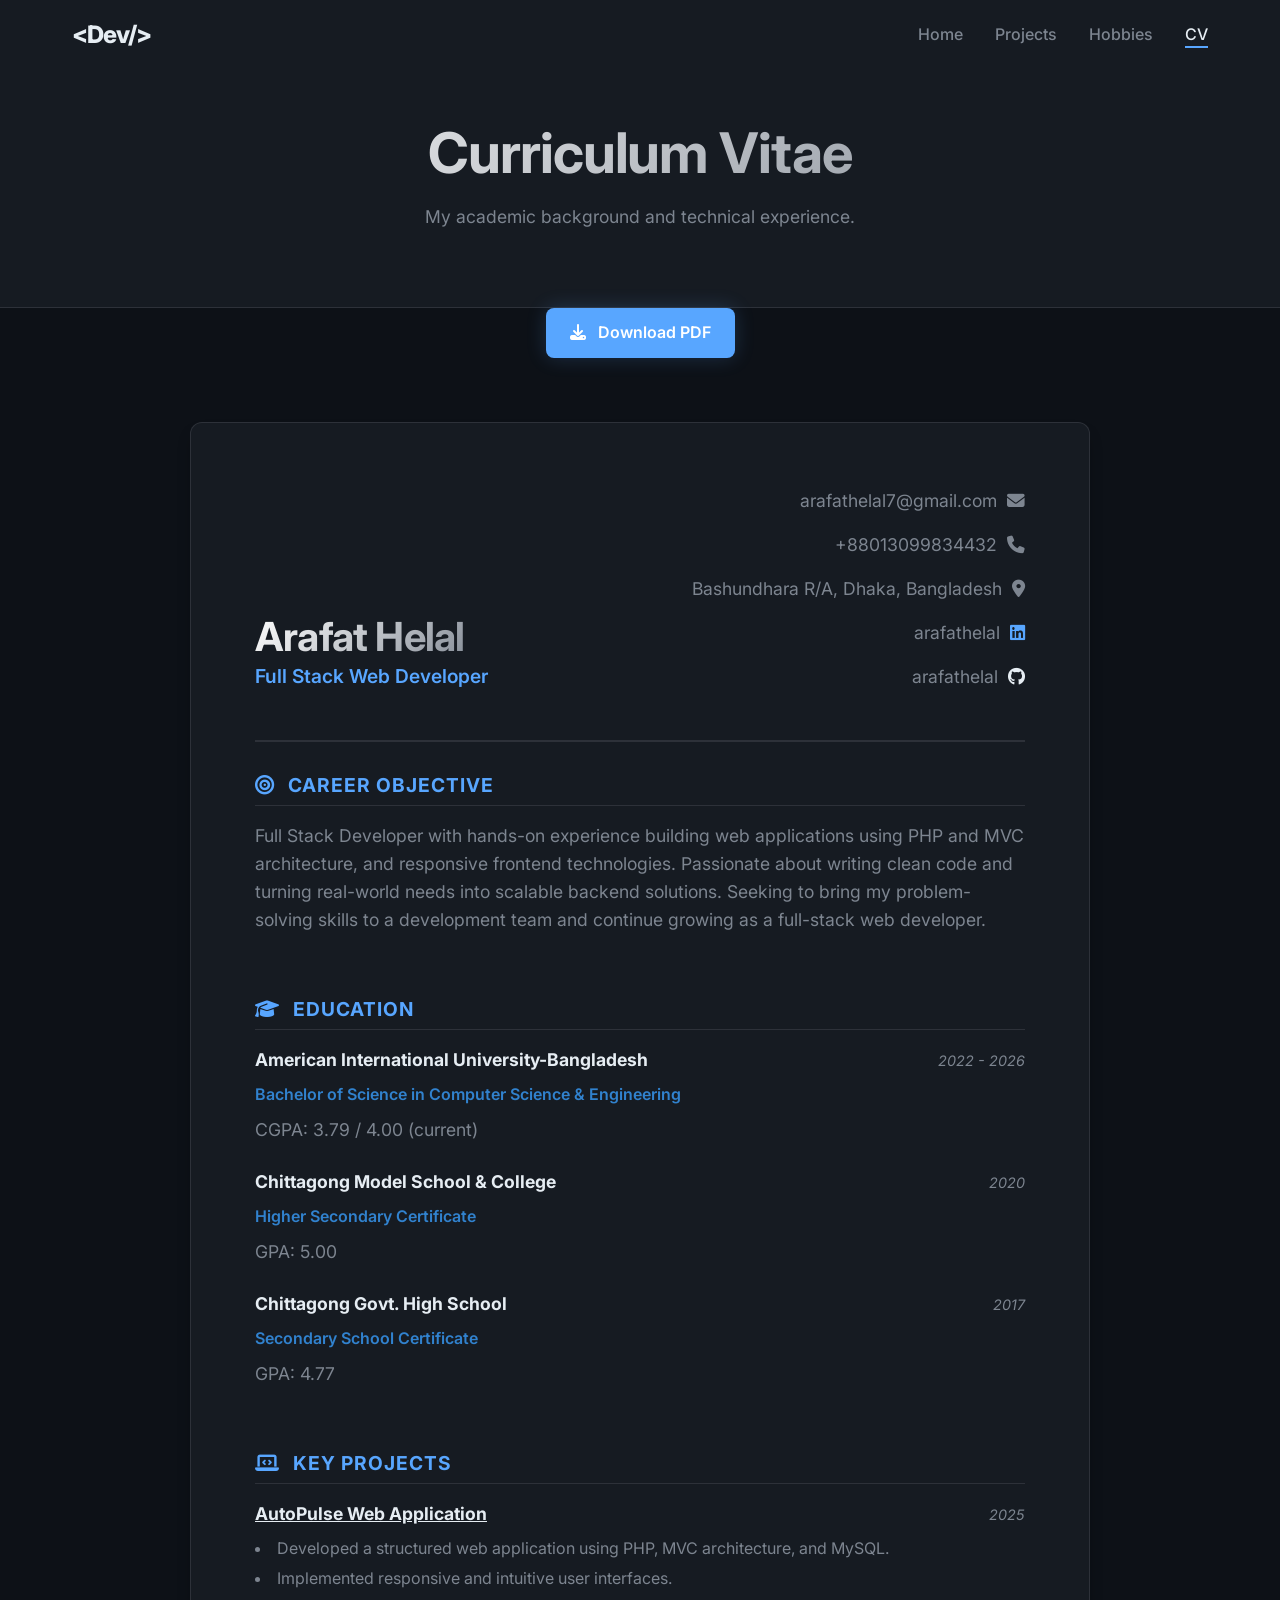
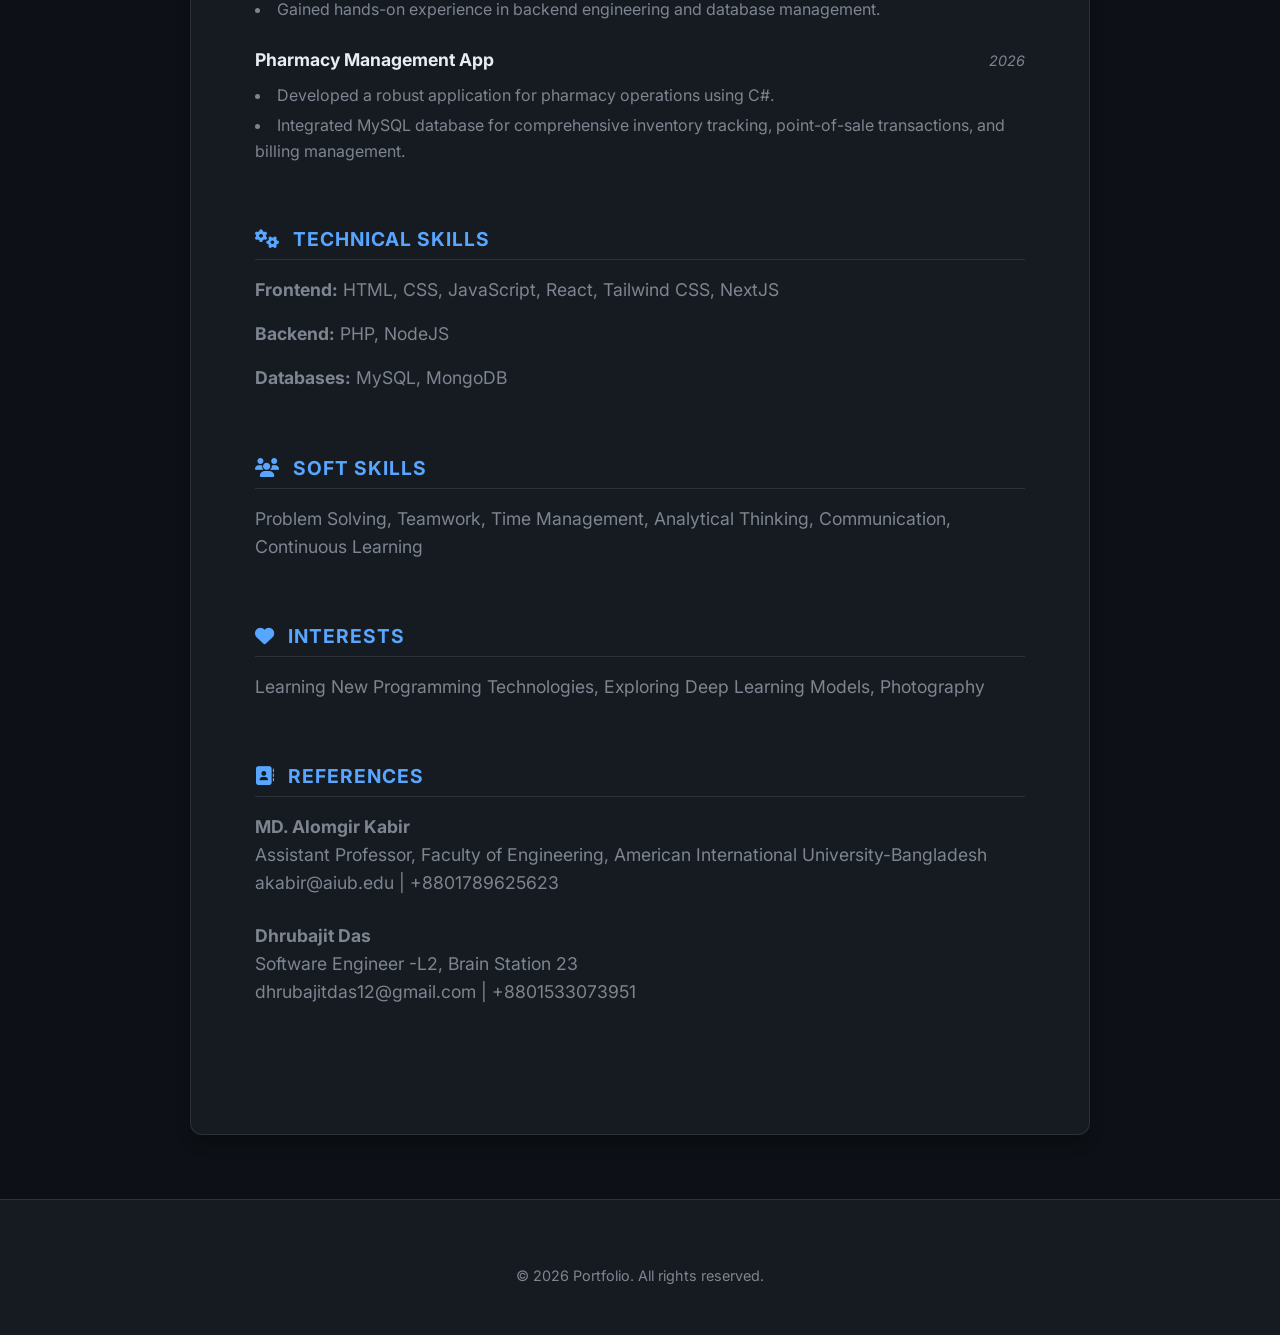
<file: cv.html>
<!DOCTYPE html>
<html lang="en">
<head>
    <meta charset="UTF-8">
    <meta name="viewport" content="width=device-width, initial-scale=1.0">
    <title>Portfolio | Curriculum Vitae</title>
    <link rel="preconnect" href="https://fonts.googleapis.com">
    <link rel="preconnect" href="https://fonts.gstatic.com" crossorigin>
    <link href="https://fonts.googleapis.com/css2?family=Inter:wght@400;500;600;700;800&family=Fira+Code&display=swap" rel="stylesheet">
    <link rel="stylesheet" href="https://cdnjs.cloudflare.com/ajax/libs/font-awesome/6.4.0/css/all.min.css">
    <link rel="stylesheet" href="style.css">
    <style>
        .cv-container {
            max-width: 900px;
            margin: var(--spacing-xl) auto;
            padding: var(--spacing-xl);
            background: var(--bg-secondary);
            border-radius: 12px;
            box-shadow: var(--shadow-md);
            border: 1px solid var(--border-color);
        }
        .cv-header {
            border-bottom: 2px solid var(--border-color);
            padding-bottom: var(--spacing-lg);
            margin-bottom: var(--spacing-lg);
            display: flex;
            justify-content: space-between;
            align-items: flex-end;
            flex-wrap: wrap;
        }
        .cv-contact {
            text-align: right;
            color: var(--text-secondary);
        }
        .cv-section {
            margin-bottom: var(--spacing-xl);
        }
        .cv-section h3 {
            color: var(--accent-color);
            text-transform: uppercase;
            letter-spacing: 1px;
            font-size: 1.2rem;
            border-bottom: 1px solid var(--border-color);
            padding-bottom: 0.5rem;
            margin-bottom: 1rem;
        }
        .cv-item {
            margin-bottom: 1.5rem;
        }
        .cv-item-header {
            display: flex;
            justify-content: space-between;
            align-items: baseline;
            margin-bottom: 0.5rem;
        }
        .cv-title {
            font-weight: 700;
            color: var(--text-primary);
            font-size: 1.1rem;
        }
        .cv-date {
            color: var(--text-secondary);
            font-style: italic;
            font-size: 0.9rem;
        }
        .cv-subtitle {
            color: var(--accent-hover);
            font-weight: 600;
            margin-bottom: 0.5rem;
        }
        .cv-list {
            list-style-position: inside;
            color: var(--text-secondary);
        }
        .cv-list li {
            margin-bottom: 0.3rem;
        }
        .download-btn {
            display: block;
            width: max-content;
            margin: 0 auto;
        }
    </style>
</head>
<body>

    <nav class="navbar">
        <div class="container nav-container">
            <a href="index.html" class="logo">&lt;Dev/&gt;</a>
            <ul class="nav-links">
                <li><a href="index.html">Home</a></li>
                <li><a href="projects.html">Projects</a></li>
                <li><a href="hobbies.html">Hobbies</a></li>
                <li><a href="cv.html" class="active">CV</a></li>
            </ul>
        </div>
    </nav>

    <header class="page-header">
        <div class="container">
            <h1>Curriculum Vitae</h1>
            <p>My academic background and technical experience.</p>
        </div>
    </header>

    <section class="container">
        
        <div style="text-align: center; margin-bottom: 2rem;">
            <a href="cv.pdf" target="_blank" class="btn btn-primary download-btn"><i class="fas fa-download" style="margin-right: 8px;"></i> Download PDF</a>
        </div>

        <div class="cv-container">
            <div class="cv-header">
                <div>
                    <h1 style="font-size: 2.5rem; margin-bottom: 0;">Arafat Helal</h1>
                    <p style="color: var(--accent-color); font-weight: 600; font-size: 1.2rem;">Full Stack Web Developer</p>
                </div>
                <div class="cv-contact">
                    <p>arafathelal7@gmail.com <i class="fas fa-envelope" style="margin-left: 5px;"></i></p>
                    <p>+88013099834432 <i class="fas fa-phone" style="margin-left: 5px;"></i></p>
                    <p>Bashundhara R/A, Dhaka, Bangladesh <i class="fas fa-map-marker-alt" style="margin-left: 5px;"></i></p>
                    <p><a href="https://www.linkedin.com/in/arafathelal/" target="_blank" style="color: inherit; text-decoration: none;">arafathelal <i class="fab fa-linkedin" style="margin-left: 5px; color: var(--accent-color);"></i></a></p>
                    <p><a href="https://github.com/arafathelal" target="_blank" style="color: inherit; text-decoration: none;">arafathelal <i class="fab fa-github" style="margin-left: 5px; color: var(--text-primary);"></i></a></p>
                </div>
            </div>

            <div class="cv-section">
                <h3><i class="fas fa-bullseye" style="margin-right: 8px;"></i> Career Objective</h3>
                <p>Full Stack Developer with hands-on experience building web applications using PHP and MVC architecture, and responsive frontend technologies. Passionate about writing clean code and turning real-world needs into scalable backend solutions. Seeking to bring my problem-solving skills to a development team and continue growing as a full-stack web developer.</p>
            </div>

            <div class="cv-section">
                <h3><i class="fas fa-graduation-cap" style="margin-right: 8px;"></i> Education</h3>
                <div class="cv-item">
                    <div class="cv-item-header">
                        <span class="cv-title">American International University-Bangladesh</span>
                        <span class="cv-date">2022 - 2026</span>
                    </div>
                    <div class="cv-subtitle">Bachelor of Science in Computer Science & Engineering</div>
                    <p>CGPA: 3.79 / 4.00 (current)</p>
                </div>
                <div class="cv-item">
                    <div class="cv-item-header">
                        <span class="cv-title">Chittagong Model School & College</span>
                        <span class="cv-date">2020</span>
                    </div>
                    <div class="cv-subtitle">Higher Secondary Certificate</div>
                    <p>GPA: 5.00</p>
                </div>
                <div class="cv-item">
                    <div class="cv-item-header">
                        <span class="cv-title">Chittagong Govt. High School</span>
                        <span class="cv-date">2017</span>
                    </div>
                    <div class="cv-subtitle">Secondary School Certificate</div>
                    <p>GPA: 4.77</p>
                </div>
            </div>

            <div class="cv-section">
                <h3><i class="fas fa-laptop-code" style="margin-right: 8px;"></i> Key Projects</h3>
                <div class="cv-item">
                    <div class="cv-item-header">
                        <span class="cv-title"><a href="https://autopulse.page.gd/Guest/public/index.php" target="_blank" style="color: inherit; text-decoration: underline;">AutoPulse Web Application</a></span>
                        <span class="cv-date">2025</span>
                    </div>
                    <ul class="cv-list">
                        <li>Developed a structured web application using PHP, MVC architecture, and MySQL.</li>
                        <li>Implemented responsive and intuitive user interfaces.</li>
                        <li>Gained hands-on experience in backend engineering and database management.</li>
                    </ul>
                </div>
                <div class="cv-item">
                    <div class="cv-item-header">
                        <span class="cv-title">Pharmacy Management App</span>
                        <span class="cv-date">2026</span>
                    </div>
                    <ul class="cv-list">
                        <li>Developed a robust application for pharmacy operations using C#.</li>
                        <li>Integrated MySQL database for comprehensive inventory tracking, point-of-sale transactions, and billing management.</li>
                    </ul>
                </div>
            </div>

            <div class="cv-section">
                <h3><i class="fas fa-cogs" style="margin-right: 8px;"></i> Technical Skills</h3>
                <div class="cv-item">
                    <p><strong>Frontend:</strong> HTML, CSS, JavaScript, React, Tailwind CSS, NextJS</p>
                    <p><strong>Backend:</strong> PHP, NodeJS</p>
                    <p><strong>Databases:</strong> MySQL, MongoDB</p>
                </div>
            </div>

            <div class="cv-section">
                <h3><i class="fas fa-users" style="margin-right: 8px;"></i> Soft Skills</h3>
                <div class="cv-item">
                    <p>Problem Solving, Teamwork, Time Management, Analytical Thinking, Communication, Continuous Learning</p>
                </div>
            </div>

            <div class="cv-section">
                <h3><i class="fas fa-heart" style="margin-right: 8px;"></i> Interests</h3>
                <div class="cv-item">
                    <p>Learning New Programming Technologies, Exploring Deep Learning Models, Photography</p>
                </div>
            </div>
            
            <div class="cv-section">
                <h3><i class="fas fa-address-book" style="margin-right: 8px;"></i> References</h3>
                <div class="cv-item">
                    <p><strong>MD. Alomgir Kabir</strong><br>
                    Assistant Professor, Faculty of Engineering, American International University-Bangladesh<br>
                    akabir@aiub.edu | +8801789625623</p>
                </div>
                <div class="cv-item">
                    <p><strong>Dhrubajit Das</strong><br>
                    Software Engineer -L2, Brain Station 23<br>
                    dhrubajitdas12@gmail.com | +8801533073951</p>
                </div>
            </div>

        </div>
    </section>

    <footer>
        <div class="container footer-content">
            <p class="footer-text">&copy; 2026 Portfolio. All rights reserved.</p>
        </div>
    </footer>

    <script src="script.js"></script>
</body>
</html>
</file>
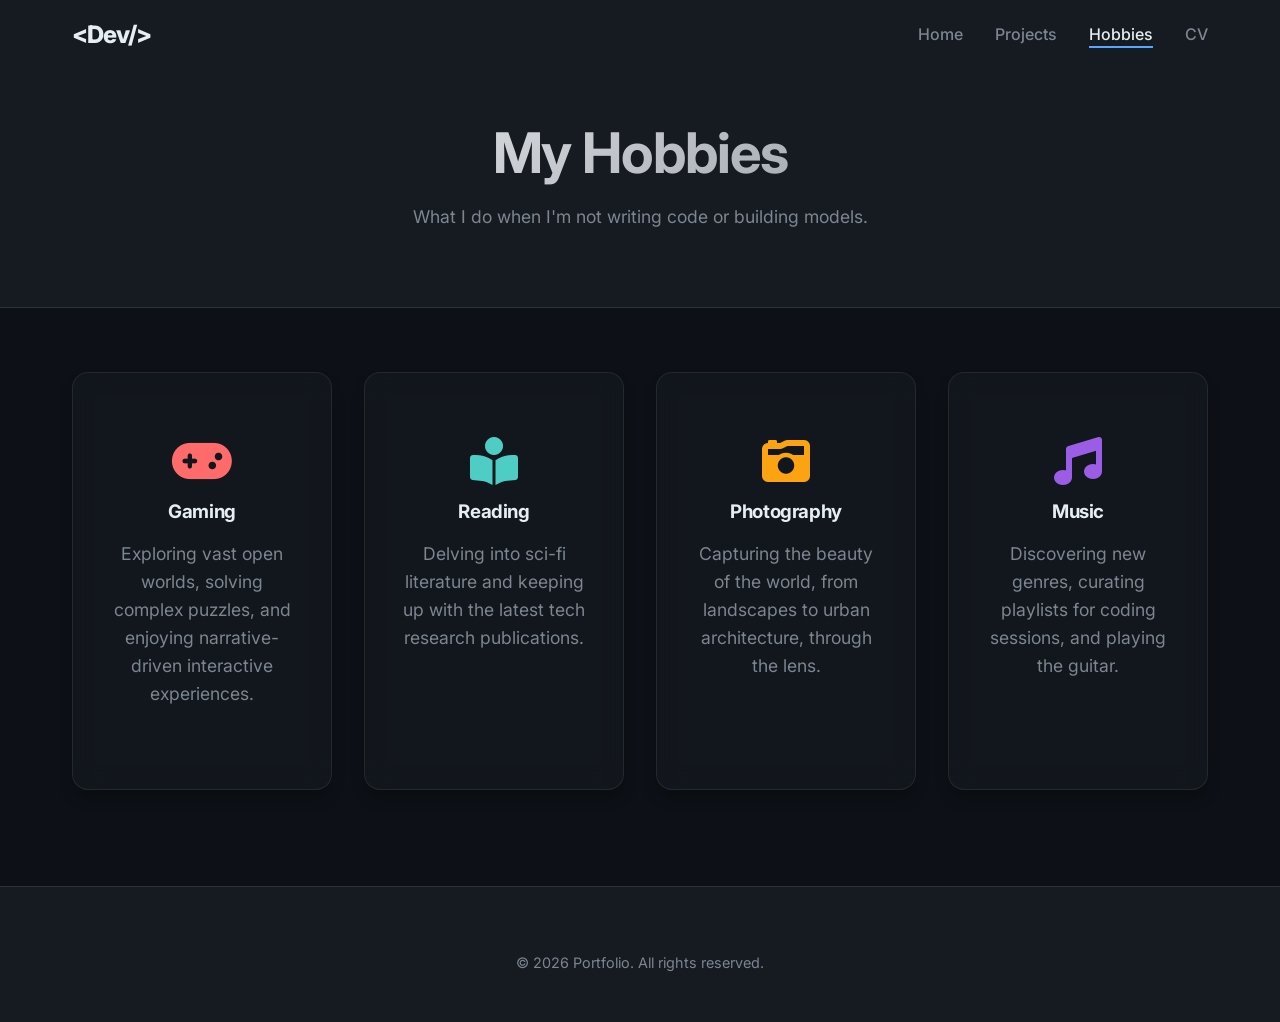
<file: hobbies.html>
<!DOCTYPE html>
<html lang="en">
<head>
    <meta charset="UTF-8">
    <meta name="viewport" content="width=device-width, initial-scale=1.0">
    <title>Portfolio | Hobbies</title>
    <link rel="preconnect" href="https://fonts.googleapis.com">
    <link rel="preconnect" href="https://fonts.gstatic.com" crossorigin>
    <link href="https://fonts.googleapis.com/css2?family=Inter:wght@400;500;600;700;800&family=Fira+Code&display=swap" rel="stylesheet">
    <link rel="stylesheet" href="https://cdnjs.cloudflare.com/ajax/libs/font-awesome/6.4.0/css/all.min.css">
    <link rel="stylesheet" href="style.css">
    <style>
        .hobbies-grid {
            display: grid;
            grid-template-columns: repeat(auto-fit, minmax(250px, 1fr));
            gap: var(--spacing-lg);
            margin-top: var(--spacing-xl);
        }
        .hobby-card {
            text-align: center;
            padding: var(--spacing-xl) var(--spacing-lg);
        }
        .hobby-icon {
            font-size: 3rem;
            color: var(--accent-hover);
            margin-bottom: var(--spacing-md);
            transition: transform var(--transition-normal);
        }
        .hobby-card:hover .hobby-icon {
            transform: scale(1.1) rotate(5deg);
        }
    </style>
</head>
<body>

    <nav class="navbar">
        <div class="container nav-container">
            <a href="index.html" class="logo">&lt;Dev/&gt;</a>
            <ul class="nav-links">
                <li><a href="index.html">Home</a></li>
                <li><a href="projects.html">Projects</a></li>
                <li><a href="hobbies.html" class="active">Hobbies</a></li>
                <li><a href="cv.html">CV</a></li>
            </ul>
        </div>
    </nav>

    <header class="page-header">
        <div class="container">
            <h1>My Hobbies</h1>
            <p>What I do when I'm not writing code or building models.</p>
        </div>
    </header>

    <section class="container" style="min-height: 50vh;">
        <div class="hobbies-grid">
            
            <div class="hobby-card glass-panel">
                <i class="fas fa-gamepad hobby-icon" style="color: #ff6b6b;"></i>
                <h3>Gaming</h3>
                <p>Exploring vast open worlds, solving complex puzzles, and enjoying narrative-driven interactive experiences.</p>
            </div>

            <div class="hobby-card glass-panel">
                <i class="fas fa-book-reader hobby-icon" style="color: #4ecdc4;"></i>
                <h3>Reading</h3>
                <p>Delving into sci-fi literature and keeping up with the latest tech research publications.</p>
            </div>

            <a href="photography.html" style="text-decoration: none; color: inherit; display: block;">
                <div class="hobby-card glass-panel" style="height: 100%;">
                    <i class="fas fa-camera-retro hobby-icon" style="color: #fca311;"></i>
                    <h3>Photography</h3>
                    <p>Capturing the beauty of the world, from landscapes to urban architecture, through the lens.</p>
                </div>
            </a>

            <div class="hobby-card glass-panel">
                <i class="fas fa-music hobby-icon" style="color: #9b5de5;"></i>
                <h3>Music</h3>
                <p>Discovering new genres, curating playlists for coding sessions, and playing the guitar.</p>
            </div>

        </div>
    </section>

    <footer>
        <div class="container footer-content">
            <p class="footer-text">&copy; 2026 Portfolio. All rights reserved.</p>
        </div>
    </footer>

    <script src="script.js"></script>
</body>
</html>
</file>
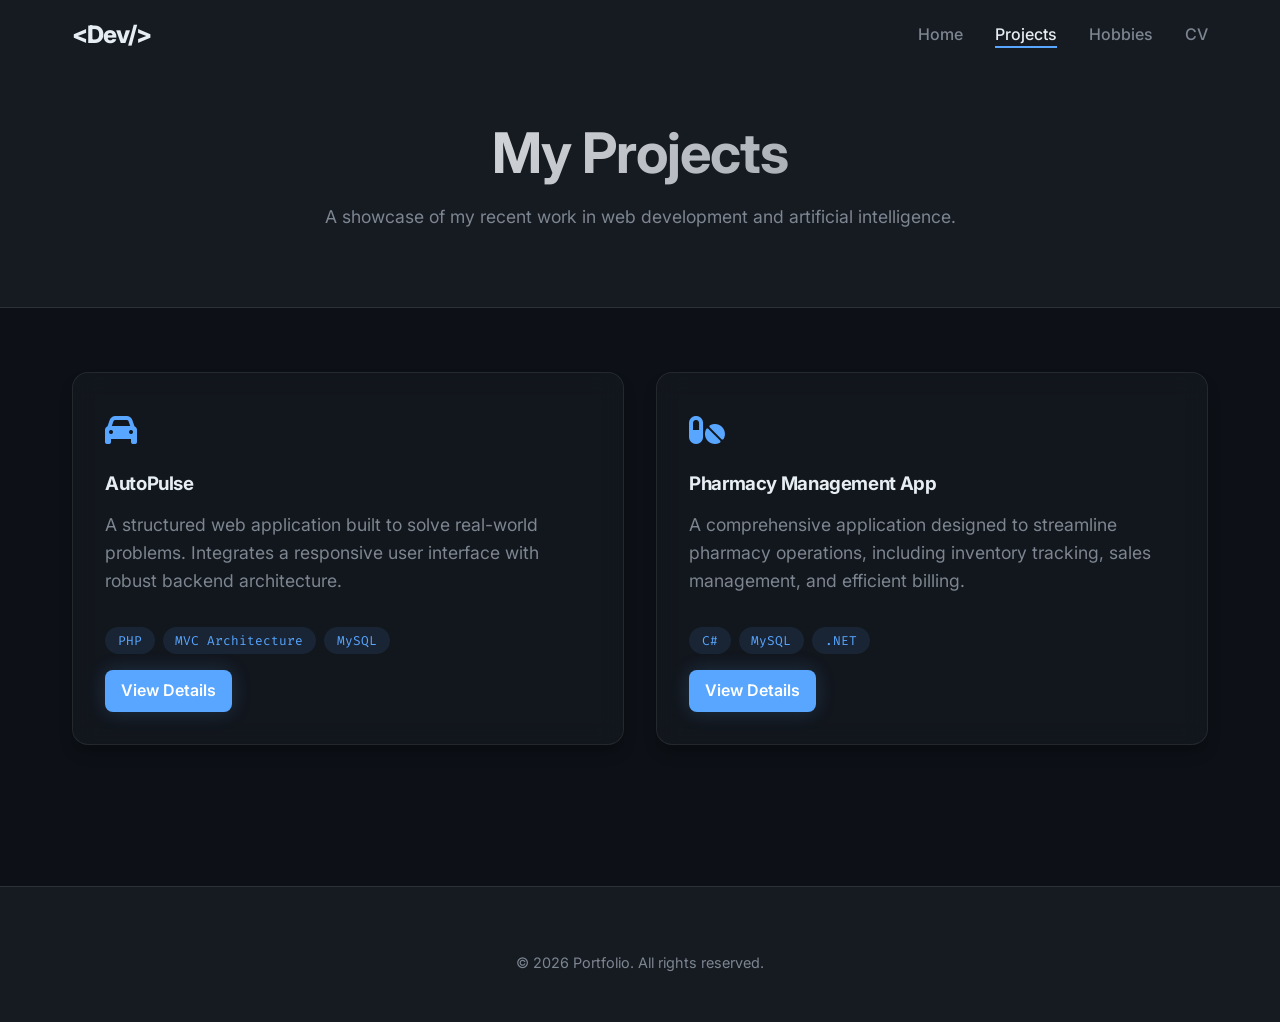
<file: projects.html>
<!DOCTYPE html>
<html lang="en">
<head>
    <meta charset="UTF-8">
    <meta name="viewport" content="width=device-width, initial-scale=1.0">
    <title>Portfolio | Projects</title>
    <link rel="preconnect" href="https://fonts.googleapis.com">
    <link rel="preconnect" href="https://fonts.gstatic.com" crossorigin>
    <link href="https://fonts.googleapis.com/css2?family=Inter:wght@400;500;600;700;800&family=Fira+Code&display=swap" rel="stylesheet">
    <link rel="stylesheet" href="https://cdnjs.cloudflare.com/ajax/libs/font-awesome/6.4.0/css/all.min.css">
    <link rel="stylesheet" href="style.css">
    <style>
        .projects-grid {
            display: grid;
            grid-template-columns: repeat(auto-fit, minmax(300px, 1fr));
            gap: var(--spacing-lg);
            margin-top: var(--spacing-xl);
        }
        .project-card {
            display: flex;
            flex-direction: column;
            padding: var(--spacing-lg);
            transition: transform var(--transition-normal);
        }
        .project-card:hover {
            transform: translateY(-5px);
            border-color: var(--accent-color);
        }
        .project-card h3 {
            color: var(--text-primary);
            margin-top: var(--spacing-md);
        }
        .project-tech {
            margin-top: auto;
            display: flex;
            gap: 0.5rem;
            flex-wrap: wrap;
            padding-top: var(--spacing-md);
        }
        .tech-tag {
            font-size: 0.8rem;
            padding: 0.2rem 0.8rem;
            background: rgba(88, 166, 255, 0.1);
            color: var(--accent-color);
            border-radius: 20px;
            font-family: var(--font-mono);
        }
    </style>
</head>
<body>

    <nav class="navbar">
        <div class="container nav-container">
            <a href="index.html" class="logo">&lt;Dev/&gt;</a>
            <ul class="nav-links">
                <li><a href="index.html">Home</a></li>
                <li><a href="projects.html" class="active">Projects</a></li>
                <li><a href="hobbies.html">Hobbies</a></li>
                <li><a href="cv.html">CV</a></li>
            </ul>
        </div>
    </nav>

    <header class="page-header">
        <div class="container">
            <h1>My Projects</h1>
            <p>A showcase of my recent work in web development and artificial intelligence.</p>
        </div>
    </header>

    <section class="container" style="min-height: 50vh;">
        <div class="projects-grid">
            
            <div class="project-card glass-panel">
                <div style="font-size: 2rem; color: var(--accent-color);"><i class="fas fa-car"></i></div>
                <h3>AutoPulse</h3>
                <p>A structured web application built to solve real-world problems. Integrates a responsive user interface with robust backend architecture.</p>
                <div class="project-tech">
                    <span class="tech-tag">PHP</span>
                    <span class="tech-tag">MVC Architecture</span>
                    <span class="tech-tag">MySQL</span>
                </div>
                <a href="https://autopulse.page.gd/Guest/public/index.php" target="_blank" class="btn btn-primary" style="margin-top: 1rem; padding: 0.5rem 1rem; width: max-content;">View Details</a>
            </div>
            <div class="project-card glass-panel">
                <div style="font-size: 2rem; color: var(--accent-color);"><i class="fas fa-pills"></i></div>
                <h3>Pharmacy Management App</h3>
                <p>A comprehensive application designed to streamline pharmacy operations, including inventory tracking, sales management, and efficient billing.</p>
                <div class="project-tech">
                    <span class="tech-tag">C#</span>
                    <span class="tech-tag">MySQL</span>
                    <span class="tech-tag">.NET</span>
                </div>
                <a href="#" class="btn btn-primary" style="margin-top: 1rem; padding: 0.5rem 1rem; width: max-content;">View Details</a>
            </div>

        </div>
    </section>

    <footer>
        <div class="container footer-content">
            <p class="footer-text">&copy; 2026 Portfolio. All rights reserved.</p>
        </div>
    </footer>

    <script src="script.js"></script>
</body>
</html>
</file>
<file: style.css>
:root {
  /* Color Palette - Premium Dark Theme */
  --bg-color: #0d1117;
  --bg-secondary: #161b22;
  --text-primary: #e6edf3;
  --text-secondary: #7d8590;
  --accent-color: #58a6ff;
  --accent-hover: #3182ce;
  --border-color: rgba(240, 246, 252, 0.1);
  --glass-bg: rgba(22, 27, 34, 0.6);
  --glass-border: rgba(255, 255, 255, 0.08);

  /* Typography */
  --font-sans: 'Inter', -apple-system, BlinkMacSystemFont, 'Segoe UI', Roboto, Oxygen, Ubuntu, Cantarell, 'Open Sans', 'Helvetica Neue', sans-serif;
  --font-mono: 'Fira Code', ui-monospace, SFMono-Regular, Menlo, Monaco, Consolas, 'Liberation Mono', 'Courier New', monospace;

  /* Spacing */
  --spacing-sm: 0.5rem;
  --spacing-md: 1rem;
  --spacing-lg: 2rem;
  --spacing-xl: 4rem;
  
  /* Transitions & Shadows */
  --transition-fast: 0.2s ease;
  --transition-normal: 0.3s ease;
  --shadow-sm: 0 4px 6px rgba(0,0,0,0.1);
  --shadow-md: 0 10px 15px -3px rgba(0,0,0,0.3);
  --shadow-glow: 0 0 20px rgba(88, 166, 255, 0.2);
}

* {
  box-sizing: border-box;
  margin: 0;
  padding: 0;
}

html {
  scroll-behavior: smooth;
}

body {
  font-family: var(--font-sans);
  background-color: var(--bg-color);
  color: var(--text-primary);
  line-height: 1.6;
  overflow-x: hidden;
}

/* Glassmorphism Utilities */
.glass-panel {
  background: var(--glass-bg);
  backdrop-filter: blur(12px);
  -webkit-backdrop-filter: blur(12px);
  border: 1px solid var(--glass-border);
  border-radius: 16px;
  box-shadow: var(--shadow-md);
}

/* Typography basics */
h1, h2, h3, h4 {
  font-weight: 700;
  line-height: 1.2;
  margin-bottom: var(--spacing-md);
  letter-spacing: -0.02em;
}

h1 { font-size: 3.5rem; background: linear-gradient(135deg, #fff, var(--text-secondary)); -webkit-background-clip: text; -webkit-text-fill-color: transparent; }
h2 { font-size: 2.5rem; color: var(--text-primary); }
p { margin-bottom: var(--spacing-md); color: var(--text-secondary); font-size: 1.1rem; }
a { color: var(--accent-color); text-decoration: none; transition: color var(--transition-fast); }
a:hover { color: var(--accent-hover); }

/* Buttons */
.btn {
  display: inline-flex;
  align-items: center;
  justify-content: center;
  padding: 0.75rem 1.5rem;
  border-radius: 8px;
  font-weight: 600;
  transition: all var(--transition-fast);
  cursor: pointer;
  border: none;
  font-family: var(--font-sans);
}

.btn-primary {
  background-color: var(--accent-color);
  color: #fff;
  box-shadow: var(--shadow-glow);
}
.btn-primary:hover {
  background-color: var(--accent-hover);
  transform: translateY(-2px);
  box-shadow: 0 0 25px rgba(88, 166, 255, 0.4);
}

/* Base Layout Container */
.container {
  max-width: 1200px;
  margin: 0 auto;
  padding: 0 var(--spacing-lg);
}

section {
  padding: var(--spacing-xl) 0;
}

/* Navbar */
.navbar {
  position: fixed;
  top: 0;
  width: 100%;
  z-index: 1000;
  padding: var(--spacing-md) 0;
  transition: background var(--transition-normal), padding var(--transition-normal);
}
.navbar.scrolled {
  background: var(--glass-bg);
  backdrop-filter: blur(16px);
  -webkit-backdrop-filter: blur(16px);
  border-bottom: 1px solid var(--glass-border);
  padding: var(--spacing-sm) 0;
}
.nav-container {
  display: flex;
  justify-content: space-between;
  align-items: center;
}
.logo {
  font-size: 1.5rem;
  font-weight: 800;
  letter-spacing: -1px;
  color: var(--text-primary);
}
.nav-links {
  display: flex;
  gap: var(--spacing-lg);
  list-style: none;
}
.nav-links a {
  color: var(--text-secondary);
  font-weight: 500;
  position: relative;
}
.nav-links a::after {
  content: '';
  position: absolute;
  width: 0;
  height: 2px;
  bottom: -4px;
  left: 0;
  background-color: var(--accent-color);
  transition: width var(--transition-fast);
}
.nav-links a:hover, .nav-links a.active {
  color: var(--text-primary);
}
.nav-links a:hover::after, .nav-links a.active::after {
  width: 100%;
}

/* Hero Section */
.hero {
  min-height: 100vh;
  display: flex;
  align-items: center;
  position: relative;
  overflow: hidden;
  padding-top: 80px; /* Offset for navbar */
}
.hero::before {
  content: '';
  position: absolute;
  top: -10%;
  right: -10%;
  width: 50vh;
  height: 50vh;
  background: radial-gradient(circle, rgba(88, 166, 255, 0.15) 0%, transparent 70%);
  border-radius: 50%;
  z-index: -1;
}

.hero-content {
  display: grid;
  grid-template-columns: 1fr 1fr;
  gap: var(--spacing-xl);
  align-items: center;
}

.hero-text .subtitle {
  color: var(--accent-color);
  font-weight: 600;
  letter-spacing: 1px;
  text-transform: uppercase;
  margin-bottom: var(--spacing-sm);
  display: block;
}

.hero-image {
  position: relative;
  display: flex;
  justify-content: center;
}
.hero-image img {
  width: 100%;
  max-width: 400px;
  border-radius: 24px;
  box-shadow: var(--shadow-glow);
  border: 1px solid var(--glass-border);
  transition: transform var(--transition-normal);
}
.hero-image img:hover {
  transform: translateY(-10px);
}
.hero-image::after {
  content: '';
  position: absolute;
  bottom: -20px;
  right: 10%;
  width: 80%;
  height: 20px;
  background: rgba(0,0,0,0.5);
  filter: blur(20px);
  border-radius: 50%;
  z-index: -1;
}

/* About Section */
.about {
  background-color: var(--bg-secondary);
}
.about-grid {
  display: grid;
  grid-template-columns: 1fr 1fr;
  gap: var(--spacing-xl);
  align-items: center;
}
.about-text {
  padding: var(--spacing-lg);
}

/* Video Section */
.video-section {
  text-align: center;
}
.video-container {
  max-width: 800px;
  margin: 0 auto;
  position: relative;
  padding-bottom: 56.25%; /* 16:9 Aspect Ratio */
  height: 0;
  border-radius: 16px;
  overflow: hidden;
  box-shadow: var(--shadow-md);
  border: 1px solid var(--glass-border);
}
.video-container iframe, .video-container video {
  position: absolute;
  top: 0;
  left: 0;
  width: 100%;
  height: 100%;
}

/* Footer */
footer {
  background-color: var(--bg-secondary);
  border-top: 1px solid var(--border-color);
  padding: var(--spacing-xl) 0 var(--spacing-lg);
  margin-top: var(--spacing-xl);
}
.footer-content {
  display: flex;
  flex-direction: column;
  align-items: center;
  text-align: center;
}
.social-links {
  display: flex;
  gap: var(--spacing-md);
  margin: var(--spacing-md) 0;
}
.social-links a {
  display: inline-flex;
  align-items: center;
  justify-content: center;
  width: 40px;
  height: 40px;
  border-radius: 50%;
  background: var(--glass-bg);
  border: 1px solid var(--glass-border);
  color: var(--text-primary);
  transition: all var(--transition-fast);
}
.social-links a:hover {
  background: var(--accent-color);
  color: #fff;
  transform: translateY(-3px);
}
.footer-text {
  color: var(--text-secondary);
  font-size: 0.9rem;
}

/* Page Headers (for inner pages) */
.page-header {
  padding: 120px 0 60px;
  text-align: center;
  background-color: var(--bg-secondary);
  border-bottom: 1px solid var(--border-color);
}

/* Responsive */
@media (max-width: 768px) {
  .hero-content {
    grid-template-columns: 1fr;
    text-align: center;
  }
  .hero-text h1 {
    font-size: 2.5rem;
  }
  .about-grid {
    grid-template-columns: 1fr;
  }
  .nav-links {
    display: none; /* Mobile menu needed logic later if requested, for now just basic hiding or flex wrap */
  }
  h1 { font-size: 2.5rem; }
  h2 { font-size: 2rem; }
}
</file>
